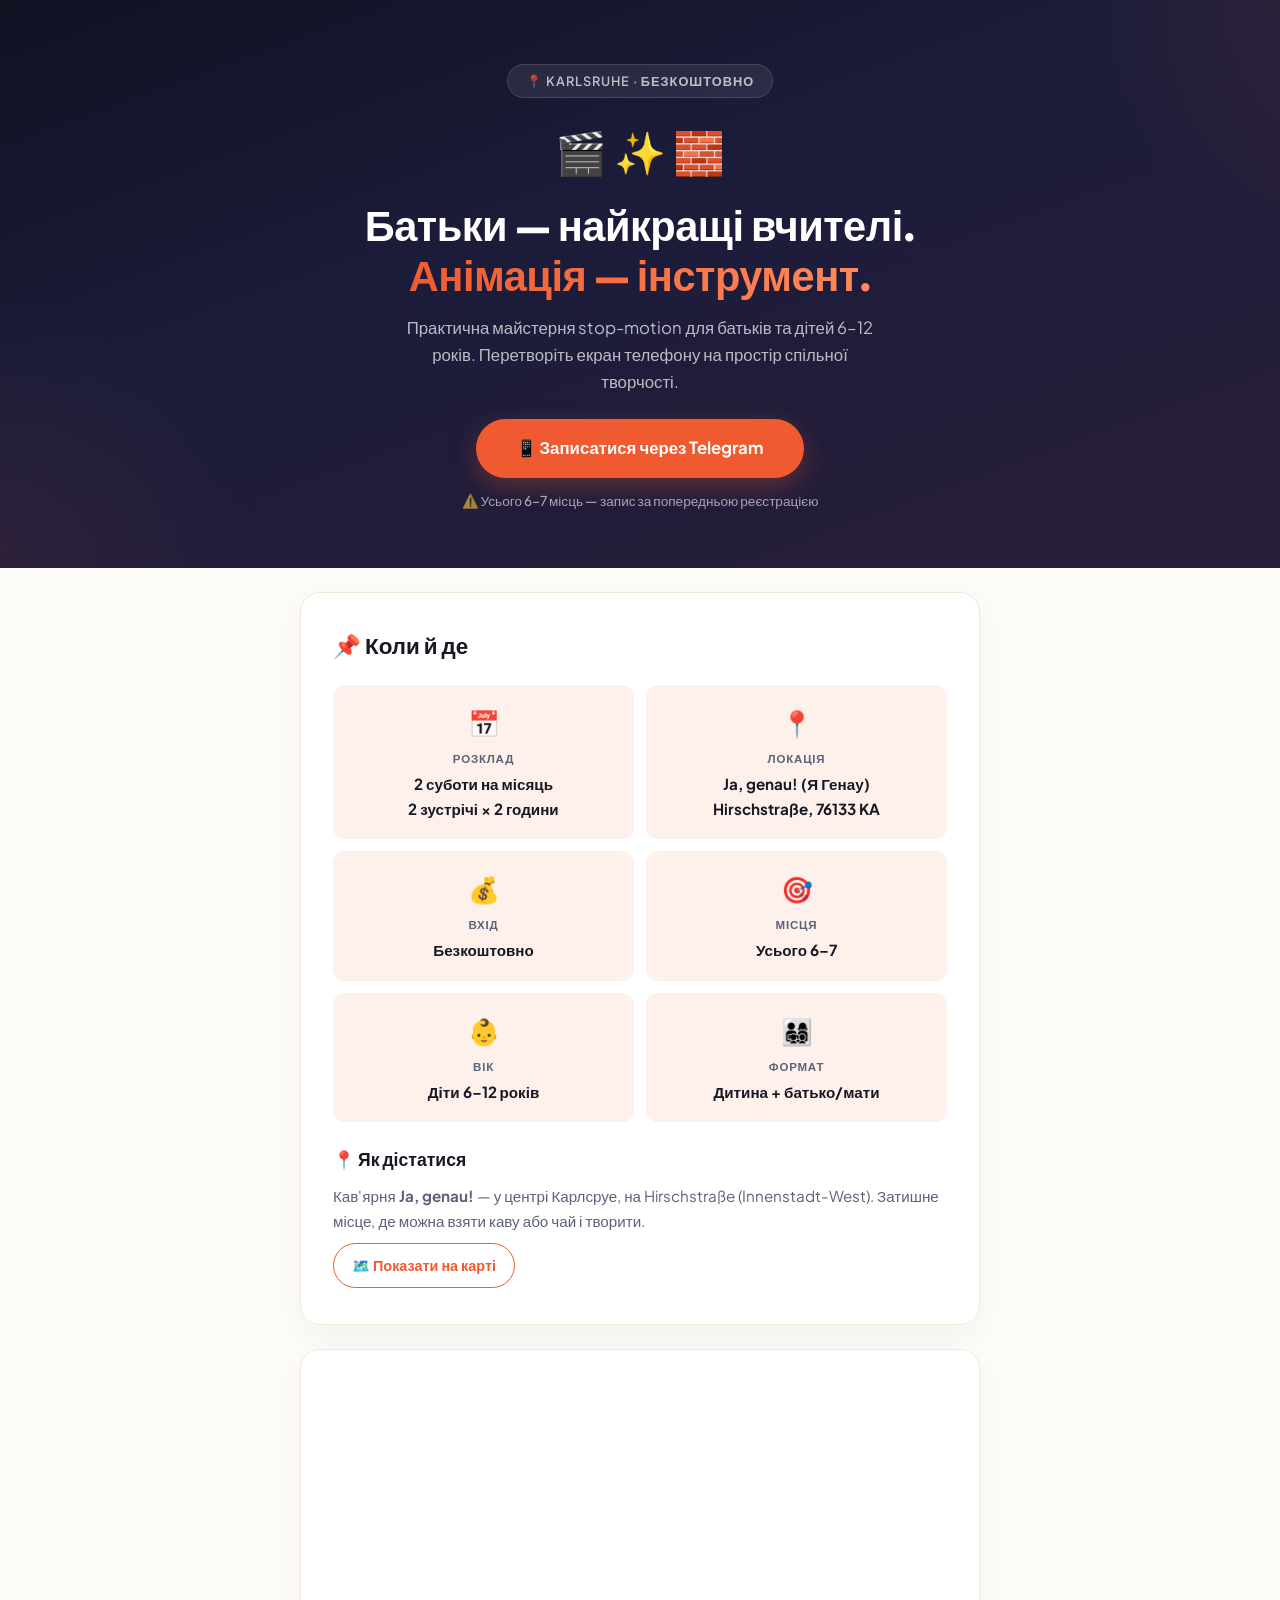
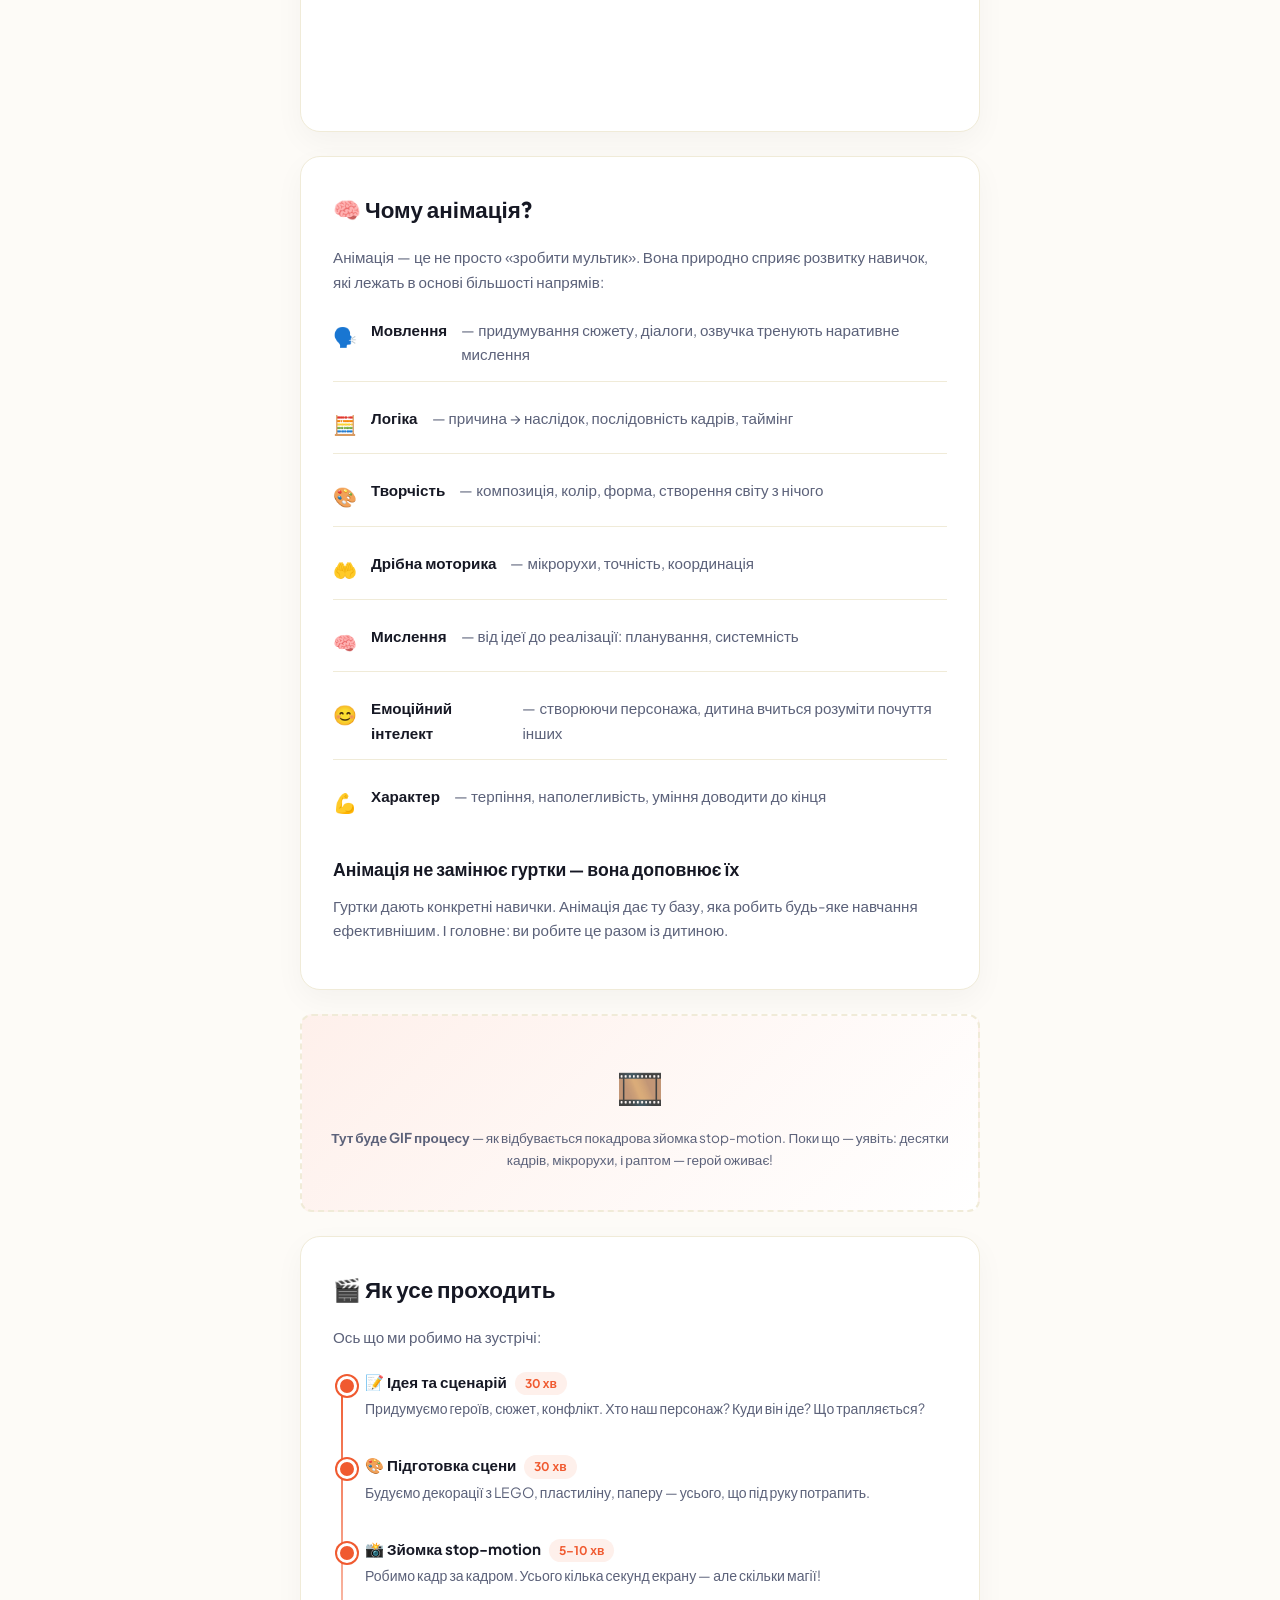
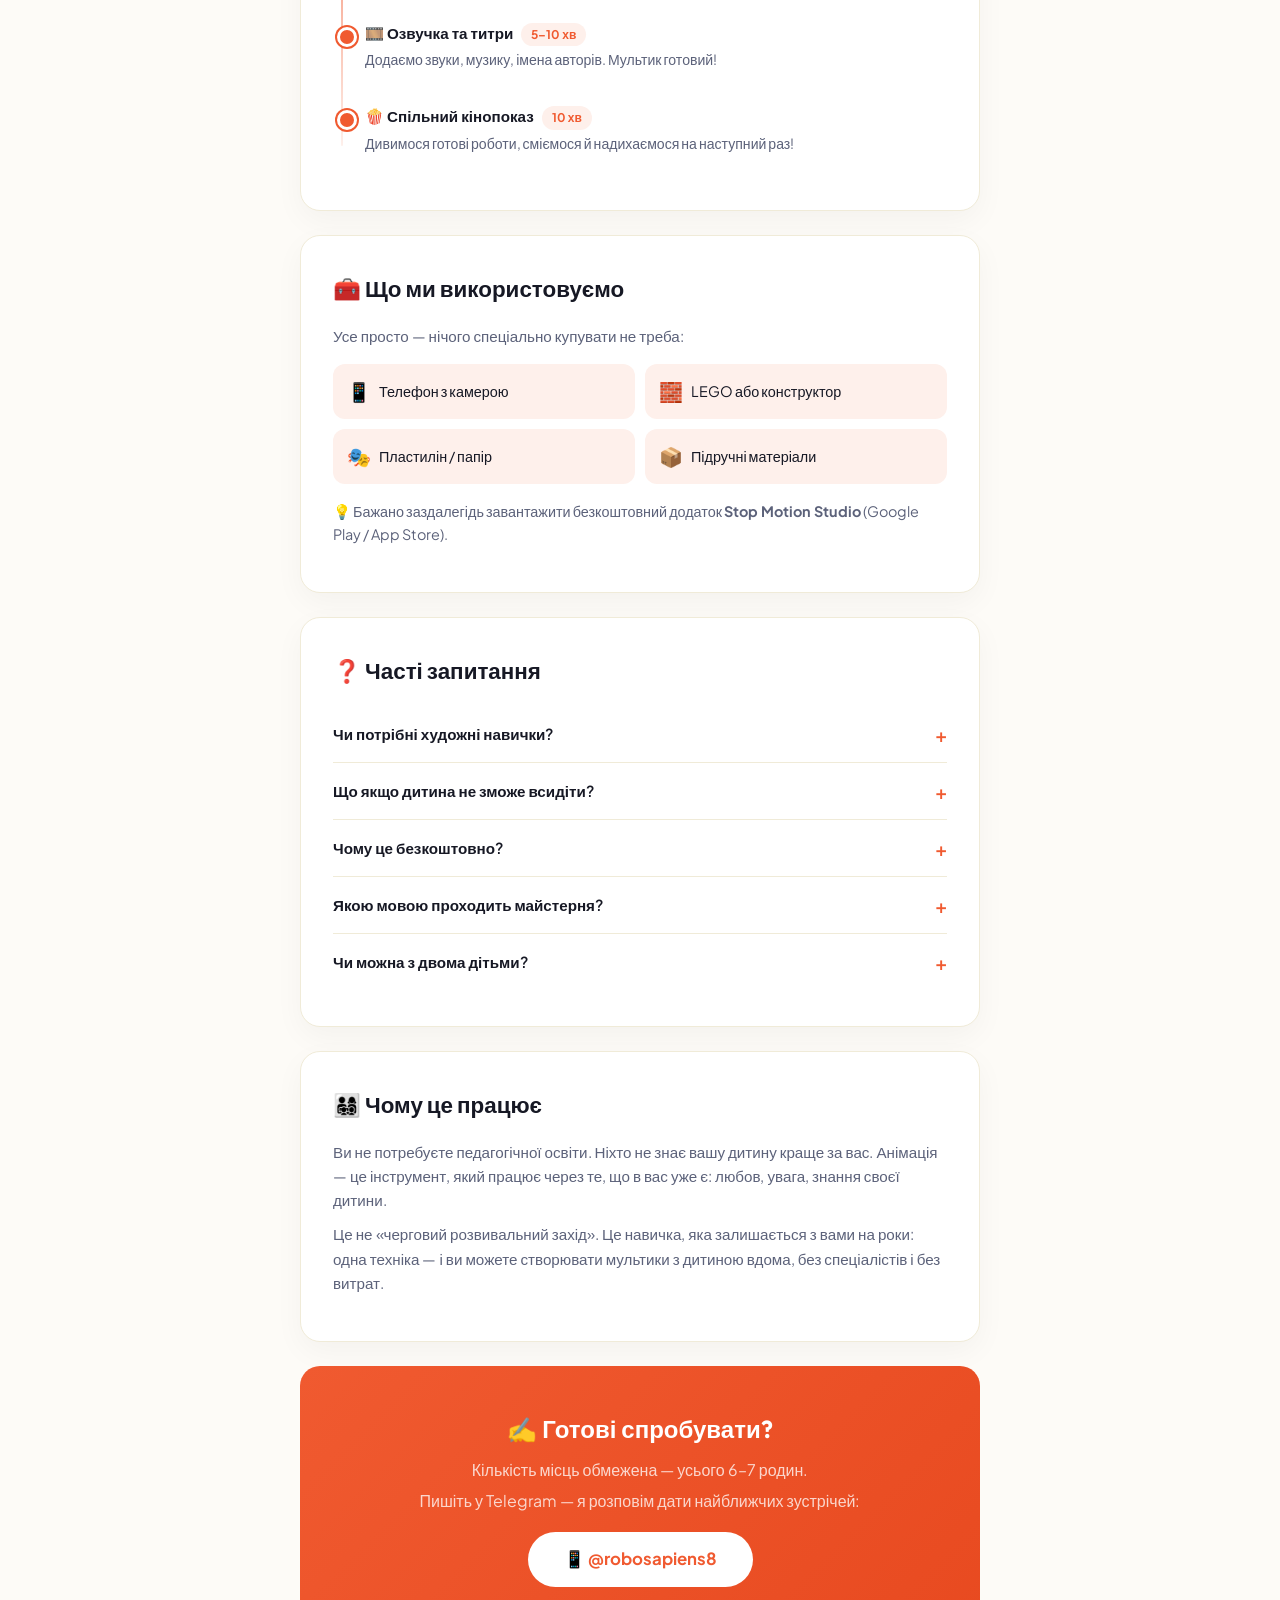
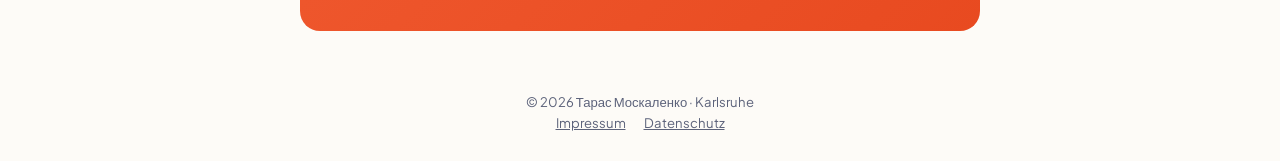
<file: index.html>
<!DOCTYPE html>
<html lang="uk">
<head>
  <meta charset="UTF-8">
  <meta name="viewport" content="width=device-width, initial-scale=1.0">
  <title>Анімаційна майстерня для батьків і дітей | Karlsruhe</title>
  <meta name="description" content="Безкоштовна анімаційна майстерня stop-motion для батьків і дітей 6–12 років у Karlsruhe. 2 суботи на місяць у кав'ярні Ja, genau! — створюйте мультики разом.">
  <meta property="og:title" content="Анімаційна майстерня для батьків і дітей | Karlsruhe">
  <meta property="og:description" content="Безкоштовна анімаційна майстерня stop-motion. 2 суботи на місяць. Для дітей 6–12 років і їхніх батьків.">
  <meta property="og:type" content="website">
  <meta property="og:url" content="https://fil-m.github.io/animation-workshop/">
  <meta property="og:image" content="https://fil-m.github.io/animation-workshop/og-image.png">
  <link rel="stylesheet" href="style.css">
  <script type="application/ld+json">
  {
    "@context": "https://schema.org",
    "@type": "EventSeries",
    "name": "Анімаційна майстерня для батьків і дітей",
    "description": "Безкоштовна майстерня stop-motion анімації. Вчіться створювати мультики разом з дитиною.",
    "eventSchedule": {
      "@type": "Schedule",
      "repeatFrequency": "P1M",
      "byDay": "https://schema.org/Saturday"
    },
    "location": {
      "@type": "Place",
      "name": "Ja, genau! (Я Генау)",
      "address": {
        "@type": "PostalAddress",
        "streetAddress": "Hirschstraße",
        "addressLocality": "Karlsruhe",
        "postalCode": "76133",
        "addressCountry": "DE"
      }
    },
    "offers": {
      "@type": "Offer",
      "price": "0",
      "priceCurrency": "EUR"
    }
  }
  </script>
</head>
<body>

<!-- ============= HERO ============= -->
<header class="hero">
  <div class="container">
    <div class="hero-badge">📍 Karlsruhe · Безкоштовно</div>
    <div class="emoji-row">🎬 ✨ 🧱</div>
    <h1>Батьки — найкращі вчителі.<br><span>Анімація — інструмент.</span></h1>
    <p class="subtitle">Практична майстерня stop-motion для батьків та дітей 6–12 років. Перетворіть екран телефону на простір спільної творчості.</p>
    <div class="hero-actions">
      <a class="cta-primary" href="https://t.me/robosapiens8" target="_blank">📱 Записатися через Telegram</a>
      <span class="spots-left">⚠️ Усього 6–7 місць — запис за попередньою реєстрацією</span>
    </div>
  </div>
</header>

<!-- ============= MAIN ============= -->
<main class="container">

  <!-- INFO -->
  <div class="section">
    <h2>📌 Коли й де</h2>
    <div class="info-grid">
      <div class="info-item">
        <div class="icon">📅</div>
        <div class="label">Розклад</div>
        <div class="value">2 суботи на місяць<br>2 зустрічі × 2 години</div>
      </div>
      <div class="info-item">
        <div class="icon">📍</div>
        <div class="label">Локація</div>
        <div class="value">Ja, genau! (Я Генау)<br>Hirschstraße, 76133 KA</div>
      </div>
      <div class="info-item">
        <div class="icon">💰</div>
        <div class="label">Вхід</div>
        <div class="value">Безкоштовно</div>
      </div>
      <div class="info-item">
        <div class="icon">🎯</div>
        <div class="label">Місця</div>
        <div class="value">Усього 6–7</div>
      </div>
      <div class="info-item">
        <div class="icon">👶</div>
        <div class="label">Вік</div>
        <div class="value">Діти 6–12 років</div>
      </div>
      <div class="info-item">
        <div class="icon">👨‍👩‍👧‍👦</div>
        <div class="label">Формат</div>
        <div class="value">Дитина + батько/мати</div>
      </div>
    </div>

    <h3>📍 Як дістатися</h3>
    <p>Кав'ярня <strong>Ja, genau!</strong> — у центрі Карлсруе, на Hirschstraße (Innenstadt-West). Затишне місце, де можна взяти каву або чай і творити.</p>
    <a class="map-link" href="https://www.google.com/maps/search/Ja+genau+Hirschstraße+Karlsruhe/" target="_blank">🗺️ Показати на карті</a>
  </div>

  <!-- EXAMPLE VIDEO -->
  <div class="section" style="padding: 0; overflow: hidden;">
    <div style="position: relative; padding-bottom: 56.25%; height: 0;">
      <iframe
        src="https://www.youtube.com/embed/xxdmXL4crTM"
        title="Приклад stop-motion анімації"
        frameborder="0"
        allow="accelerometer; autoplay; clipboard-write; encrypted-media; gyroscope; picture-in-picture"
        allowfullscreen
        style="position: absolute; top: 0; left: 0; width: 100%; height: 100%; border-radius: 16px;"
      ></iframe>
    </div>
  </div>

  <!-- MEDIA PLACEHOLDER: PARTICIPANT VIDEOS -->

  <!-- WHY ANIMATION -->
  <div class="section">
    <h2>🧠 Чому анімація?</h2>
    <p>Анімація — це не просто «зробити мультик». Вона природно сприяє розвитку навичок, які лежать в основі більшості напрямів:</p>
    <ul class="benefits">
      <li><span class="emoji">🗣️</span><strong>Мовлення</strong> — придумування сюжету, діалоги, озвучка тренують наративне мислення</li>
      <li><span class="emoji">🧮</span><strong>Логіка</strong> — причина → наслідок, послідовність кадрів, таймінг</li>
      <li><span class="emoji">🎨</span><strong>Творчість</strong> — композиція, колір, форма, створення світу з нічого</li>
      <li><span class="emoji">🤲</span><strong>Дрібна моторика</strong> — мікрорухи, точність, координація</li>
      <li><span class="emoji">🧠</span><strong>Мислення</strong> — від ідеї до реалізації: планування, системність</li>
      <li><span class="emoji">😊</span><strong>Емоційний інтелект</strong> — створюючи персонажа, дитина вчиться розуміти почуття інших</li>
      <li><span class="emoji">💪</span><strong>Характер</strong> — терпіння, наполегливість, уміння доводити до кінця</li>
    </ul>

    <h3>Анімація не замінює гуртки — вона доповнює їх</h3>
    <p>Гуртки дають конкретні навички. Анімація дає ту базу, яка робить будь-яке навчання ефективнішим. І головне: ви робите це разом із дитиною.</p>
  </div>

  <!-- MEDIA PLACEHOLDER: PROCESS GIF -->
  <div class="media-placeholder">
    <div class="icon">🎞️</div>
    <p><strong>Тут буде GIF процесу</strong> — як відбувається покадрова зйомка stop-motion. Поки що — уявіть: десятки кадрів, мікрорухи, і раптом — герой оживає!</p>
  </div>

  <!-- ROADMAP -->
  <div class="section">
    <h2>🎬 Як усе проходить</h2>
    <p>Ось що ми робимо на зустрічі:</p>
    <ul class="timeline">
      <li>
        <strong>📝 Ідея та сценарій</strong><span class="step-time">30 хв</span>
        <span class="step-desc">Придумуємо героїв, сюжет, конфлікт. Хто наш персонаж? Куди він іде? Що трапляється?</span>
      </li>
      <li>
        <strong>🎨 Підготовка сцени</strong><span class="step-time">30 хв</span>
        <span class="step-desc">Будуємо декорації з LEGO, пластиліну, паперу — усього, що під руку потрапить.</span>
      </li>
      <li>
        <strong>📸 Зйомка stop-motion</strong><span class="step-time">5–10 хв</span>
        <span class="step-desc">Робимо кадр за кадром. Усього кілька секунд екрану — але скільки магії!</span>
      </li>
      <li>
        <strong>🎞️ Озвучка та титри</strong><span class="step-time">5–10 хв</span>
        <span class="step-desc">Додаємо звуки, музику, імена авторів. Мультик готовий!</span>
      </li>
      <li>
        <strong>🍿 Спільний кінопоказ</strong><span class="step-time">10 хв</span>
        <span class="step-desc">Дивимося готові роботи, сміємося й надихаємося на наступний раз!</span>
      </li>
    </ul>
  </div>

  <!-- MATERIALS -->
  <div class="section">
    <h2>🧰 Що ми використовуємо</h2>
    <p>Усе просто — нічого спеціально купувати не треба:</p>
    <div class="materials">
      <div class="material-tag"><span class="icon">📱</span>Телефон з камерою</div>
      <div class="material-tag"><span class="icon">🧱</span>LEGO або конструктор</div>
      <div class="material-tag"><span class="icon">🎭</span>Пластилін / папір</div>
      <div class="material-tag"><span class="icon">📦</span>Підручні матеріали</div>
    </div>
    <p style="margin-top: 12px; font-size: 0.9rem; color: var(--text-muted);">
      💡 Бажано заздалегідь завантажити безкоштовний додаток <strong>Stop Motion Studio</strong> (Google Play / App Store).
    </p>
  </div>

  <!-- FAQ -->
  <div class="section">
    <h2>❓ Часті запитання</h2>

    <div class="faq-item">
      <button class="faq-question" onclick="this.parentElement.classList.toggle('open')">
        Чи потрібні художні навички?
        <span class="faq-toggle">+</span>
      </button>
      <div class="faq-answer">
        <p>Ні! Жодних спеціальних навичок не потрібно. Ми використовуємо LEGO, пластилін, папір — усе, що не потребує вміння малювати. Головне — бажання гратися й творити разом.</p>
      </div>
    </div>

    <div class="faq-item">
      <button class="faq-question" onclick="this.parentElement.classList.toggle('open')">
        Що якщо дитина не зможе всидіти?
        <span class="faq-toggle">+</span>
      </button>
      <div class="faq-answer">
        <p>Процес зйомки дуже динамічний — діти постійно в русі: будують декорації, рухають фігурки, переставляють кадри. Stop-motion потребує концентрації, але вона чергується з активною творчістю, тому нудьгувати не доведеться.</p>
      </div>
    </div>

    <div class="faq-item">
      <button class="faq-question" onclick="this.parentElement.classList.toggle('open')">
        Чому це безкоштовно?
        <span class="faq-toggle">+</span>
      </button>
      <div class="faq-answer">
        <p>Це некомерційна ініціатива. Я хочу показати батькам, що анімація — доступний інструмент для розвитку дитини, який можна використовувати вдома без витрат.</p>
      </div>
    </div>

    <div class="faq-item">
      <button class="faq-question" onclick="this.parentElement.classList.toggle('open')">
        Якою мовою проходить майстерня?
        <span class="faq-toggle">+</span>
      </button>
      <div class="faq-answer">
        <p>Українською. Але за потреби можу пояснювати німецькою або англійською.</p>
      </div>
    </div>

    <div class="faq-item">
      <button class="faq-question" onclick="this.parentElement.classList.toggle('open')">
        Чи можна з двома дітьми?
        <span class="faq-toggle">+</span>
      </button>
      <div class="faq-answer">
        <p>Якщо місця дозволяють — так. Але формат «один дорослий + одна дитина» дає найкращий результат, бо ви працюєте в парі.</p>
      </div>
    </div>
  </div>

  <!-- WHY PARENTS -->
  <div class="section">
    <h2>👨‍👩‍👧‍👦 Чому це працює</h2>
    <p>Ви не потребуєте педагогічної освіти. Ніхто не знає вашу дитину краще за вас. Анімація — це інструмент, який працює через те, що в вас уже є: любов, увага, знання своєї дитини.</p>
    <p>Це не «черговий розвивальний захід». Це навичка, яка залишається з вами на роки: одна техніка — і ви можете створювати мультики з дитиною вдома, без спеціалістів і без витрат.</p>
  </div>

  <!-- CTA -->
  <div class="cta">
    <h2>✍️ Готові спробувати?</h2>
    <p>Кількість місць обмежена — усього 6–7 родин.</p>
    <p>Пишіть у Telegram — я розповім дати найближчих зустрічей:</p>
    <a class="contact-btn" href="https://t.me/robosapiens8" target="_blank">📱 @robosapiens8</a>
  </div>

</main>

<!-- ============= FOOTER ============= -->
<footer>
  <div class="container">
    <p>© 2026 Тарас Москаленко · Karlsruhe</p>
    <p>
      <a href="impressum.html">Impressum</a>
      <a href="datenschutz.html">Datenschutz</a>
    </p>
  </div>
</footer>

</body>
</html>
</file>
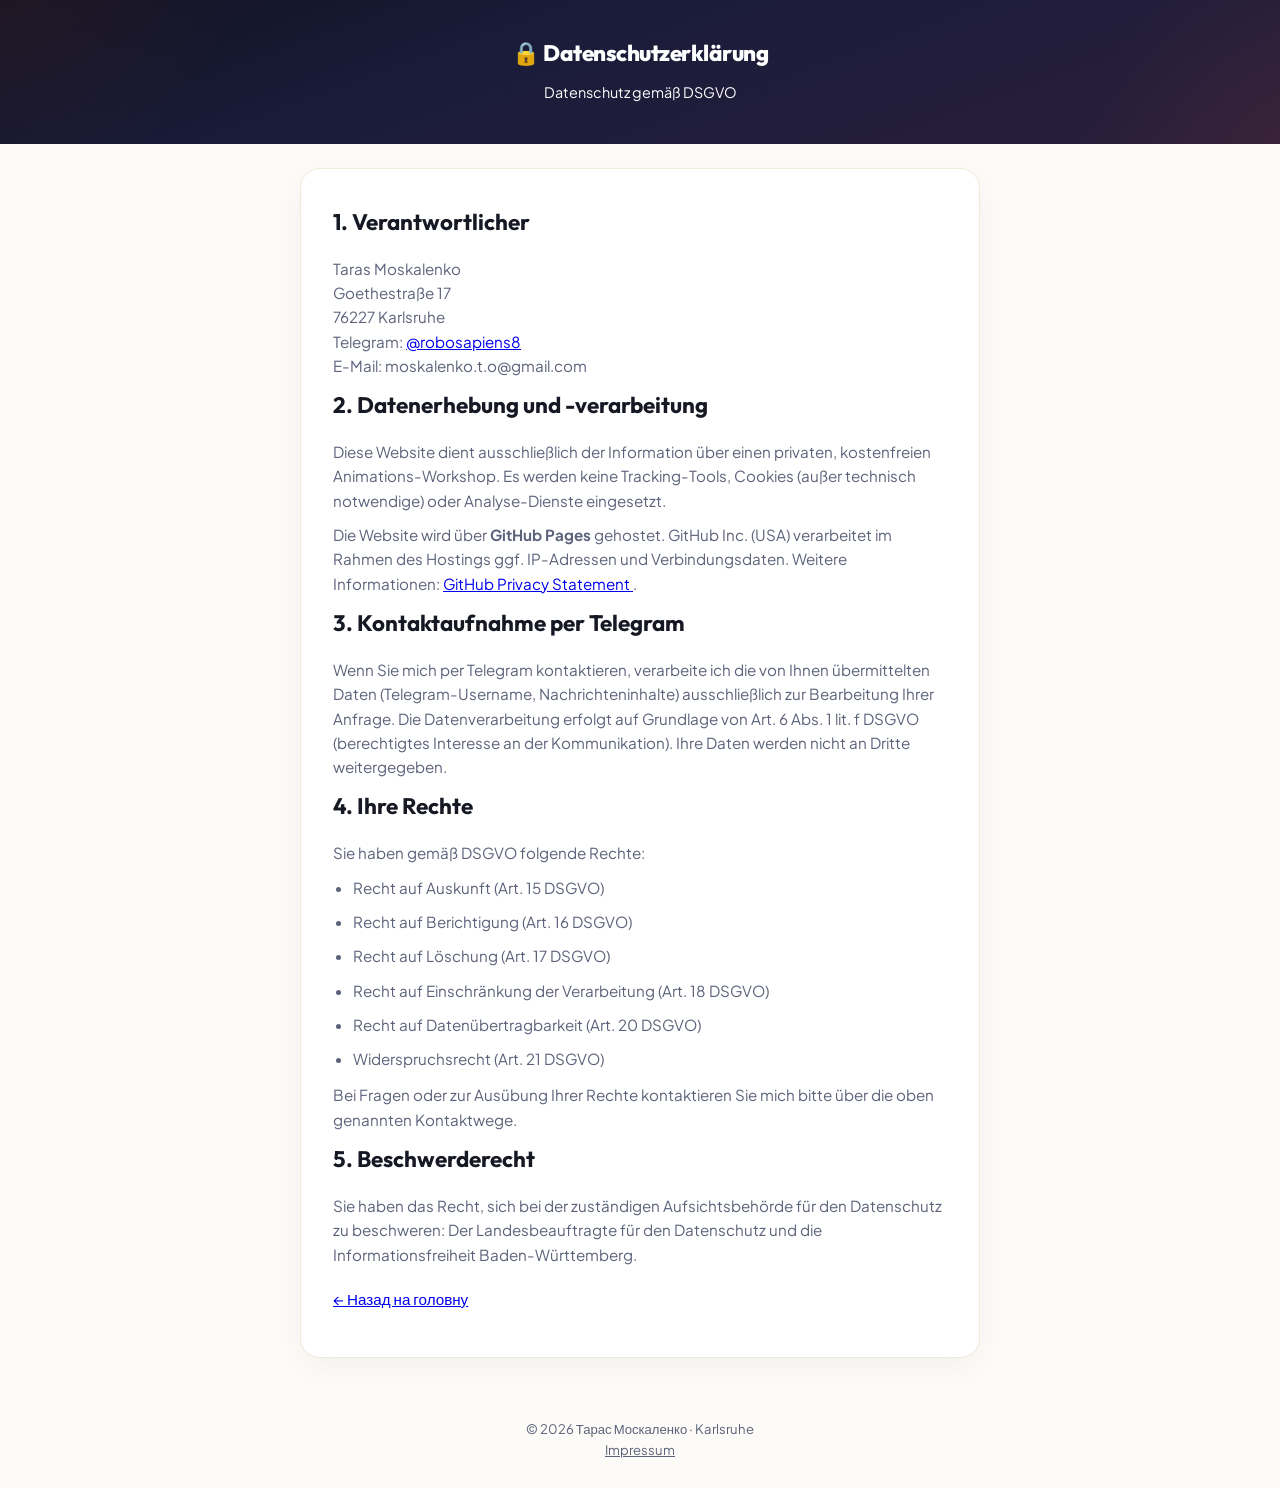
<file: datenschutz.html>
<!DOCTYPE html>
<html lang="uk">
<head>
  <meta charset="UTF-8">
  <meta name="viewport" content="width=device-width, initial-scale=1.0">
  <title>Datenschutzerklärung — Анімаційна майстерня</title>
  <link rel="stylesheet" href="style.css">
</head>
<body>

<header class="hero" style="padding: 40px 0;">
  <div class="container">
    <h1 style="font-size: 1.4rem;">🔒 Datenschutzerklärung</h1>
    <p style="font-size: 0.9rem;">Datenschutz gemäß DSGVO</p>
  </div>
</header>

<main class="container legal-page">
  <div class="section">

    <h2>1. Verantwortlicher</h2>
    <p>
      Taras Moskalenko<br>
      Goethestraße 17<br>
      76227 Karlsruhe<br>
      Telegram: <a href="https://t.me/robosapiens8">@robosapiens8</a><br>
      E-Mail: moskalenko.t.o@gmail.com
    </p>

    <h2>2. Datenerhebung und -verarbeitung</h2>
    <p>
      Diese Website dient ausschließlich der Information über einen privaten, kostenfreien Animations-Workshop.
      Es werden keine Tracking-Tools, Cookies (außer technisch notwendige) oder Analyse-Dienste eingesetzt.
    </p>
    <p>
      Die Website wird über <strong>GitHub Pages</strong> gehostet. GitHub Inc. (USA) verarbeitet im Rahmen des Hostings
      ggf. IP-Adressen und Verbindungsdaten. Weitere Informationen: 
      <a href="https://docs.github.com/en/site-policy/privacy-policies/github-privacy-statement" target="_blank">
        GitHub Privacy Statement
      </a>.
    </p>

    <h2>3. Kontaktaufnahme per Telegram</h2>
    <p>
      Wenn Sie mich per Telegram kontaktieren, verarbeite ich die von Ihnen übermittelten Daten
      (Telegram-Username, Nachrichteninhalte) ausschließlich zur Bearbeitung Ihrer Anfrage.
      Die Datenverarbeitung erfolgt auf Grundlage von Art. 6 Abs. 1 lit. f DSGVO (berechtigtes Interesse
      an der Kommunikation). Ihre Daten werden nicht an Dritte weitergegeben.
    </p>

    <h2>4. Ihre Rechte</h2>
    <p>Sie haben gemäß DSGVO folgende Rechte:</p>
    <ul style="margin-left: 20px; margin-bottom: 12px;">
      <li>Recht auf Auskunft (Art. 15 DSGVO)</li>
      <li>Recht auf Berichtigung (Art. 16 DSGVO)</li>
      <li>Recht auf Löschung (Art. 17 DSGVO)</li>
      <li>Recht auf Einschränkung der Verarbeitung (Art. 18 DSGVO)</li>
      <li>Recht auf Datenübertragbarkeit (Art. 20 DSGVO)</li>
      <li>Widerspruchsrecht (Art. 21 DSGVO)</li>
    </ul>
    <p>Bei Fragen oder zur Ausübung Ihrer Rechte kontaktieren Sie mich bitte über die oben genannten Kontaktwege.</p>

    <h2>5. Beschwerderecht</h2>
    <p>
      Sie haben das Recht, sich bei der zuständigen Aufsichtsbehörde für den Datenschutz zu beschweren:
      Der Landesbeauftragte für den Datenschutz und die Informationsfreiheit Baden-Württemberg.
    </p>

    <p style="margin-top: 20px;"><a href="index.html">← Назад на головну</a></p>
  </div>
</main>

<footer>
  <div class="container">
    <p>© 2026 Тарас Москаленко · Karlsruhe</p>
    <p><a href="impressum.html">Impressum</a></p>
  </div>
</footer>

</body>
</html>
</file>
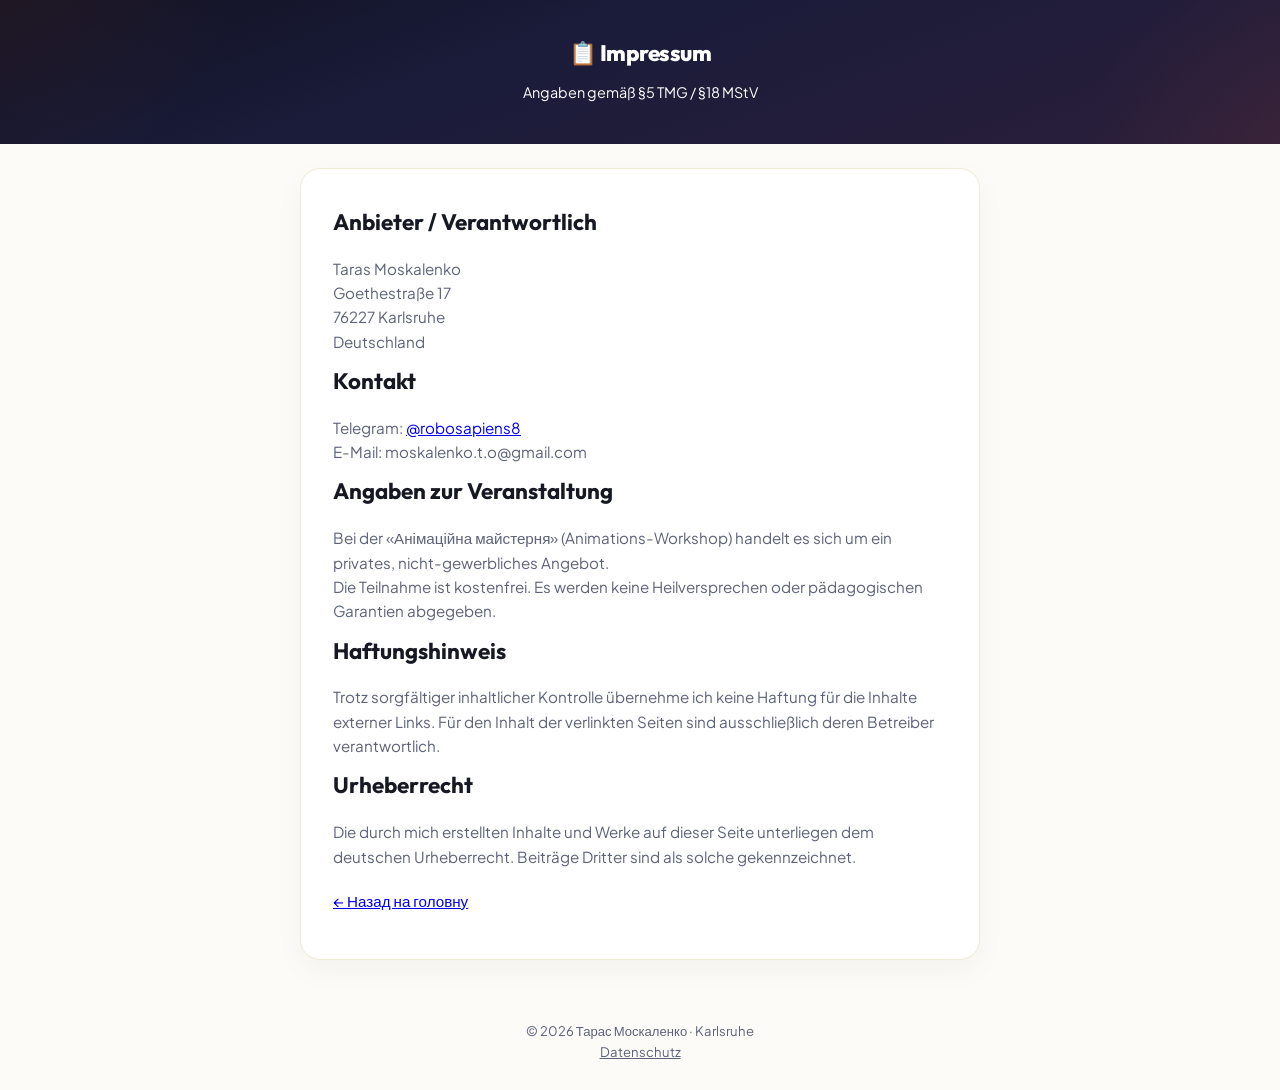
<file: impressum.html>
<!DOCTYPE html>
<html lang="uk">
<head>
  <meta charset="UTF-8">
  <meta name="viewport" content="width=device-width, initial-scale=1.0">
  <title>Impressum — Анімаційна майстерня</title>
  <link rel="stylesheet" href="style.css">
</head>
<body>

<header class="hero" style="padding: 40px 0;">
  <div class="container">
    <h1 style="font-size: 1.4rem;">📋 Impressum</h1>
    <p style="font-size: 0.9rem;">Angaben gemäß §5 TMG / §18 MStV</p>
  </div>
</header>

<main class="container legal-page">
  <div class="section">
    <h2>Anbieter / Verantwortlich</h2>
    <p>
      Taras Moskalenko<br>
      Goethestraße 17<br>
      76227 Karlsruhe<br>
      Deutschland
    </p>

    <h2>Kontakt</h2>
    <p>
      Telegram: <a href="https://t.me/robosapiens8">@robosapiens8</a><br>
      E-Mail: moskalenko.t.o@gmail.com
    </p>

    <h2>Angaben zur Veranstaltung</h2>
    <p>
      Bei der «Анімаційна майстерня» (Animations-Workshop) handelt es sich um ein privates, nicht-gewerbliches Angebot.<br>
      Die Teilnahme ist kostenfrei. Es werden keine Heilversprechen oder pädagogischen Garantien abgegeben.
    </p>

    <h2>Haftungshinweis</h2>
    <p>
      Trotz sorgfältiger inhaltlicher Kontrolle übernehme ich keine Haftung für die Inhalte externer Links.
      Für den Inhalt der verlinkten Seiten sind ausschließlich deren Betreiber verantwortlich.
    </p>

    <h2>Urheberrecht</h2>
    <p>
      Die durch mich erstellten Inhalte und Werke auf dieser Seite unterliegen dem deutschen Urheberrecht.
      Beiträge Dritter sind als solche gekennzeichnet.
    </p>

    <p style="margin-top: 20px;"><a href="index.html">← Назад на головну</a></p>
  </div>
</main>

<footer>
  <div class="container">
    <p>© 2026 Тарас Москаленко · Karlsruhe</p>
    <p><a href="datenschutz.html">Datenschutz</a></p>
  </div>
</footer>

</body>
</html>
</file>
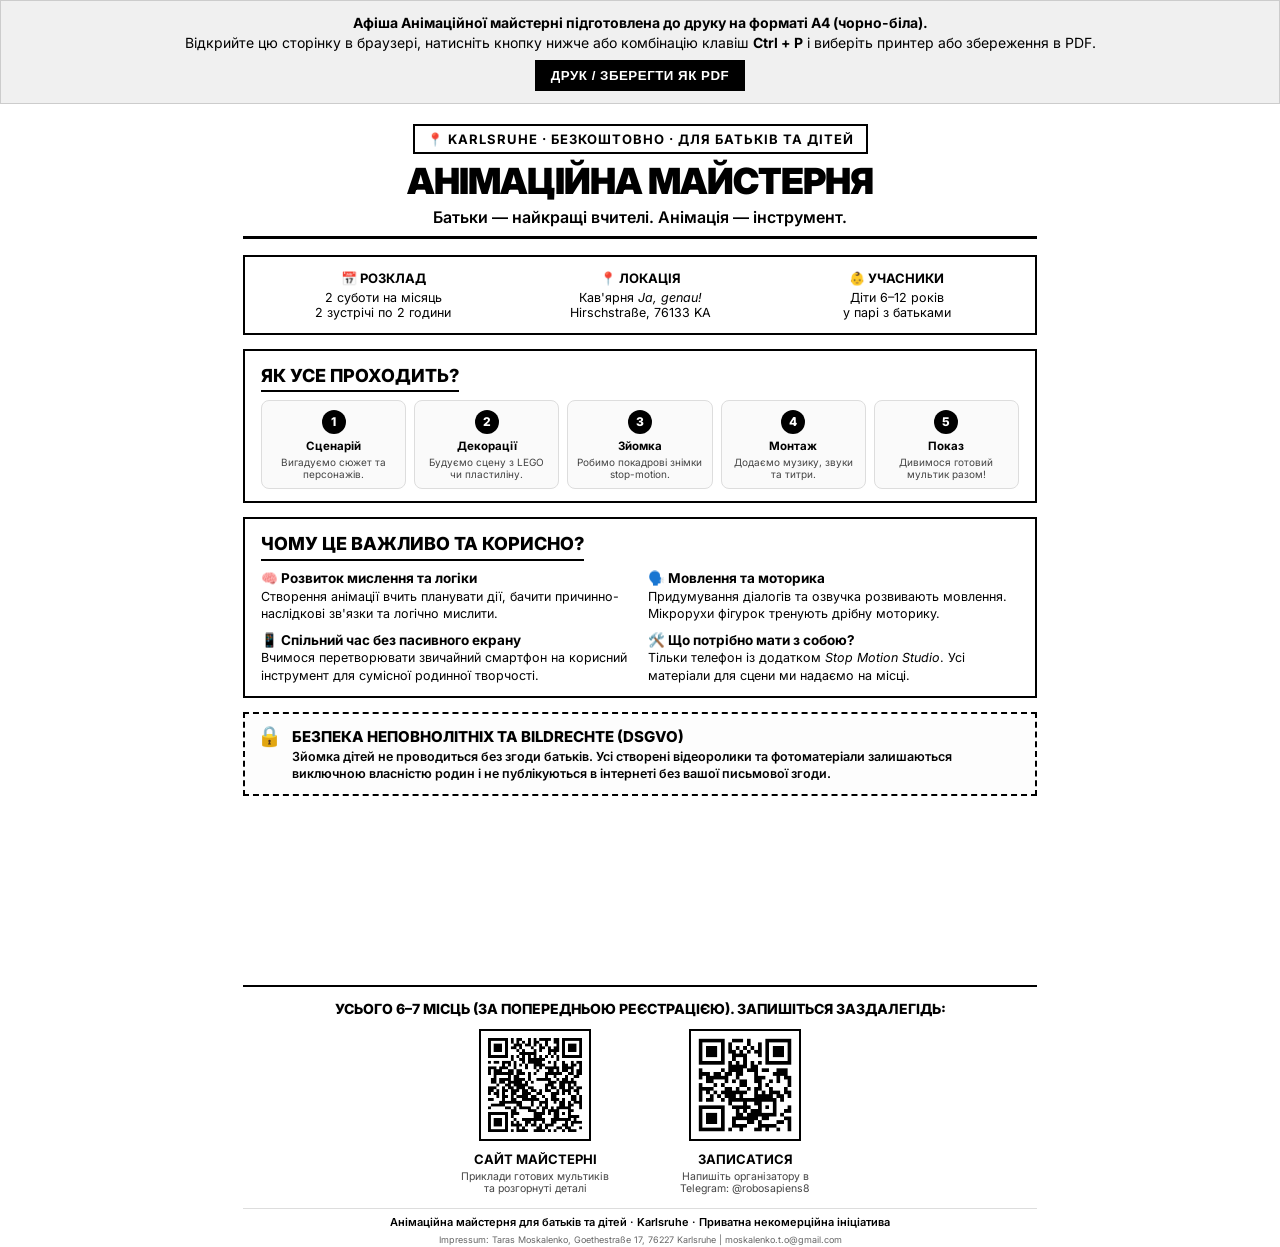
<file: poster.html>
<!DOCTYPE html>
<html lang="uk">
<head>
    <meta charset="UTF-8">
    <meta name="viewport" content="width=device-width, initial-scale=1.0">
    <title>Анімаційна майстерня — Афіша А4</title>
    <link rel="preconnect" href="https://fonts.googleapis.com">
    <link href="https://fonts.googleapis.com/css2?family=Inter:wght@400;600;700;800;900&display=swap" rel="stylesheet">
    <style>
        * {
            box-sizing: border-box;
            margin: 0;
            padding: 0;
        }
        body {
            font-family: 'Inter', -apple-system, BlinkMacSystemFont, "Segoe UI", Roboto, Arial, sans-serif;
            color: #000000;
            background: #ffffff;
            line-height: 1.4;
            padding: 0;
            -webkit-print-color-adjust: exact;
            print-color-adjust: exact;
        }
        
        @page {
            size: A4;
            margin: 12mm 15mm;
        }
        
        .poster-container {
            width: 100%;
            max-width: 210mm;
            min-height: 297mm;
            margin: 0 auto;
            display: flex;
            flex-direction: column;
            justify-content: space-between;
        }

        /* Header styling */
        .header {
            text-align: center;
            border-bottom: 3px solid #000;
            padding-bottom: 8px;
            margin-bottom: 16px;
        }
        .header-badge {
            display: inline-block;
            border: 2px solid #000;
            padding: 4px 12px;
            font-weight: 700;
            font-size: 13px;
            text-transform: uppercase;
            letter-spacing: 1px;
            margin-bottom: 8px;
        }
        .header h1 {
            font-size: 36px;
            font-weight: 900;
            letter-spacing: -1px;
            text-transform: uppercase;
            line-height: 1.1;
            margin-bottom: 4px;
        }
        .header .tagline {
            font-size: 16px;
            font-weight: 600;
            margin-top: 4px;
        }

        /* Main content */
        .main-content {
            flex-grow: 1;
            display: flex;
            flex-direction: column;
            gap: 14px;
        }

        .section-box {
            border: 2px solid #000;
            padding: 12px 16px;
            background: #ffffff;
        }
        
        .section-title {
            font-size: 18px;
            font-weight: 800;
            text-transform: uppercase;
            border-bottom: 2px solid #000;
            padding-bottom: 2px;
            margin-bottom: 8px;
            display: inline-block;
        }

        /* Info items */
        .info-grid {
            display: grid;
            grid-template-columns: repeat(3, 1fr);
            gap: 12px;
        }
        .info-item {
            text-align: center;
        }
        .info-item strong {
            display: block;
            font-size: 13px;
            font-weight: 700;
            text-transform: uppercase;
            margin-bottom: 2px;
        }
        .info-item p {
            font-size: 12.5px;
            line-height: 1.25;
        }

        /* Steps */
        .steps-grid {
            display: grid;
            grid-template-columns: repeat(5, 1fr);
            gap: 8px;
        }
        .step-item {
            text-align: center;
            border: 1px solid #ddd;
            padding: 8px;
            border-radius: 8px;
            background: #fafafa;
        }
        .step-num {
            display: inline-flex;
            align-items: center;
            justify-content: center;
            width: 24px;
            height: 24px;
            border-radius: 50%;
            background: #000;
            color: #fff;
            font-weight: 800;
            font-size: 12px;
            margin-bottom: 4px;
        }
        .step-item h4 {
            font-size: 11.5px;
            font-weight: 700;
            margin-bottom: 2px;
        }
        .step-item p {
            font-size: 10px;
            color: #444;
            line-height: 1.2;
        }

        /* Details */
        .details-grid {
            display: grid;
            grid-template-columns: 1fr 1fr;
            gap: 8px 16px;
        }
        .detail-item {
            font-size: 12.5px;
        }
        .detail-item strong {
            display: block;
            font-size: 13.5px;
            font-weight: 700;
        }

        /* Security Box */
        .security-box {
            border: 2px dashed #000;
            background: #fdfdfd;
            padding: 12px;
            display: flex;
            align-items: flex-start;
            gap: 10px;
        }
        .security-icon {
            font-size: 20px;
            line-height: 1;
        }
        .security-text h3 {
            font-size: 15px;
            font-weight: 800;
            text-transform: uppercase;
            margin-bottom: 2px;
        }
        .security-text p {
            font-size: 12.5px;
            font-weight: 600;
            line-height: 1.3;
        }

        /* QR section */
        .qr-section {
            border-top: 2px solid #000;
            padding-top: 12px;
            margin-top: 10px;
        }
        .qr-title {
            text-align: center;
            font-size: 14px;
            font-weight: 800;
            text-transform: uppercase;
            margin-bottom: 10px;
        }
        .qr-grid {
            display: flex;
            justify-content: center;
            gap: 60px;
        }
        .qr-card {
            text-align: center;
            max-width: 150px;
        }
        .qr-image-wrapper {
            border: 2px solid #000;
            padding: 4px;
            background: #fff;
            display: inline-block;
            margin-bottom: 4px;
        }
        .qr-card img {
            width: 100px;
            height: 100px;
            display: block;
        }
        .qr-card h4 {
            font-size: 13px;
            font-weight: 700;
            text-transform: uppercase;
            margin-bottom: 2px;
        }
        .qr-card p {
            font-size: 10.5px;
            color: #444;
            line-height: 1.2;
        }

        .footer-note {
            text-align: center;
            font-size: 11px;
            font-weight: 600;
            margin-top: 12px;
            border-top: 1px solid #ddd;
            padding-top: 6px;
        }
        .impressum {
            font-size: 9px;
            font-weight: normal;
            color: #666;
            display: block;
            margin-top: 4px;
        }

        /* Print controls banner */
        .no-print-banner {
            background: #f0f0f0;
            border: 1px solid #ccc;
            padding: 12px;
            margin-bottom: 20px;
            text-align: center;
            font-size: 14px;
        }
        .no-print-banner button {
            background: #000;
            color: #fff;
            border: none;
            padding: 8px 16px;
            font-weight: 700;
            cursor: pointer;
            margin-top: 8px;
            text-transform: uppercase;
            letter-spacing: 0.5px;
        }
        .no-print-banner button:hover {
            background: #333;
        }

        @media print {
            .no-print-banner {
                display: none !important;
            }
            body {
                padding: 0;
            }
            .poster-container {
                min-height: auto;
            }
        }
    </style>
</head>
<body>

    <div class="no-print-banner">
        <strong>Афіша Анімаційної майстерні підготовлена до друку на форматі A4 (чорно-біла).</strong><br>
        Відкрийте цю сторінку в браузері, натисніть кнопку нижче або комбінацію клавіш <strong>Ctrl + P</strong> і виберіть принтер або збереження в PDF.<br>
        <button onclick="window.print()">Друк / Зберегти як PDF</button>
    </div>

    <div class="poster-container">
        <div class="header">
            <div class="header-badge">📍 Karlsruhe · Безкоштовно · Для батьків та дітей</div>
            <h1>Анімаційна майстерня</h1>
            <p class="tagline">Батьки — найкращі вчителі. Анімація — інструмент.</p>
        </div>

        <div class="main-content">
            <div class="section-box">
                <div class="info-grid">
                    <div class="info-item">
                        <strong>📅 Розклад</strong>
                        <p>2 суботи на місяць<br>2 зустрічі по 2 години</p>
                    </div>
                    <div class="info-item">
                        <strong>📍 Локація</strong>
                        <p>Кав'ярня <i>Ja, genau!</i><br>Hirschstraße, 76133 KA</p>
                    </div>
                    <div class="info-item">
                        <strong>👶 Учасники</strong>
                        <p>Діти 6–12 років<br>у парі з батьками</p>
                    </div>
                </div>
            </div>

            <div class="section-box">
                <div class="section-title">Як усе проходить?</div>
                <div class="steps-grid">
                    <div class="step-item">
                        <div class="step-num">1</div>
                        <h4>Сценарій</h4>
                        <p>Вигадуємо сюжет та персонажів.</p>
                    </div>
                    <div class="step-item">
                        <div class="step-num">2</div>
                        <h4>Декорації</h4>
                        <p>Будуємо сцену з LEGO чи пластиліну.</p>
                    </div>
                    <div class="step-item">
                        <div class="step-num">3</div>
                        <h4>Зйомка</h4>
                        <p>Робимо покадрові знімки stop-motion.</p>
                    </div>
                    <div class="step-item">
                        <div class="step-num">4</div>
                        <h4>Монтаж</h4>
                        <p>Додаємо музику, звуки та титри.</p>
                    </div>
                    <div class="step-item">
                        <div class="step-num">5</div>
                        <h4>Показ</h4>
                        <p>Дивимося готовий мультик разом!</p>
                    </div>
                </div>
            </div>

            <div class="section-box">
                <div class="section-title">Чому це важливо та корисно?</div>
                <div class="details-grid">
                    <div class="detail-item">
                        <strong>🧠 Розвиток мислення та логіки</strong>
                        Створення анімації вчить планувати дії, бачити причинно-наслідкові зв'язки та логічно мислити.
                    </div>
                    <div class="detail-item">
                        <strong>🗣️ Мовлення та моторика</strong>
                        Придумування діалогів та озвучка розвивають мовлення. Мікрорухи фігурок тренують дрібну моторику.
                    </div>
                    <div class="detail-item">
                        <strong>📱 Спільний час без пасивного екрану</strong>
                        Вчимося перетворювати звичайний смартфон на корисний інструмент для сумісної родинної творчості.
                    </div>
                    <div class="detail-item">
                        <strong>🛠️ Що потрібно мати з собою?</strong>
                        Тільки телефон із додатком <i>Stop Motion Studio</i>. Усі матеріали для сцени ми надаємо на місці.
                    </div>
                </div>
            </div>

            <div class="security-box">
                <div class="security-icon">🔒</div>
                <div class="security-text">
                    <h3>Безпека неповнолітніх та Bildrechte (DSGVO)</h3>
                    <p>Зйомка дітей не проводиться без згоди батьків. Усі створені відеоролики та фотоматеріали залишаються виключною власністю родин і не публікуються в інтернеті без вашої письмової згоди.</p>
                </div>
            </div>
        </div>

        <div class="qr-section">
            <div class="qr-title">Усього 6–7 місць (за попередньою реєстрацією). Запишіться заздалегідь:</div>
            <div class="qr-grid">
                <div class="qr-card">
                    <div class="qr-image-wrapper">
                        <img src="assets/qr_website.png" alt="QR Website">
                    </div>
                    <h4>Сайт майстерні</h4>
                    <p>Приклади готових мультиків та розгорнуті деталі</p>
                </div>
                
                <div class="qr-card">
                    <div class="qr-image-wrapper">
                        <img src="assets/qr_organizer.png" alt="QR Contact">
                    </div>
                    <h4>Записатися</h4>
                    <p>Напишіть організатору в Telegram: @robosapiens8</p>
                </div>
            </div>
        </div>

        <div class="footer-note">
            Анімаційна майстерня для батьків та дітей · Karlsruhe · Приватна некомерційна ініціатива
            <span class="impressum">Impressum: Taras Moskalenko, Goethestraße 17, 76227 Karlsruhe | moskalenko.t.o@gmail.com</span>
        </div>
    </div>

</body>
</html>
</file>
<file: style.css>
@import url('https://fonts.googleapis.com/css2?family=Outfit:wght@400;600;700;800&family=Plus+Jakarta+Sans:wght@400;500;600;700&display=swap');

* {
  margin: 0;
  padding: 0;
  box-sizing: border-box;
}

:root {
  --bg: #fdfbf7;
  --card: #ffffff;
  --accent: #f05a30;
  --accent-hover: #d94820;
  --accent-light: #fef0eb;
  --text: #161824;
  --text-muted: #5c627a;
  --border: #f0ebd8;
  --shadow: 0 10px 30px rgba(22, 24, 36, 0.04);
  --shadow-hover: 0 20px 40px rgba(22, 24, 36, 0.08);
  --radius: 20px;
  --radius-sm: 12px;
  --font-title: 'Outfit', sans-serif;
  --font-body: 'Plus Jakarta Sans', sans-serif;
  --transition: 0.3s cubic-bezier(0.16, 1, 0.3, 1);
}

body {
  font-family: var(--font-body);
  background: var(--bg);
  color: var(--text);
  line-height: 1.6;
  -webkit-font-smoothing: antialiased;
}

.container {
  max-width: 720px;
  margin: 0 auto;
  padding: 0 20px;
}

/* ===== HERO ===== */
.hero {
  background: linear-gradient(160deg, #111222 0%, #1a1c3a 40%, #2a1e3a 100%);
  color: #fff;
  padding: 64px 0 56px;
  text-align: center;
  position: relative;
  overflow: hidden;
}

.hero::before {
  content: '';
  position: absolute;
  top: -60%;
  right: -30%;
  width: 600px;
  height: 600px;
  background: radial-gradient(circle, rgba(240,90,48,0.12) 0%, transparent 70%);
  pointer-events: none;
}

.hero::after {
  content: '';
  position: absolute;
  bottom: -40%;
  left: -20%;
  width: 500px;
  height: 500px;
  background: radial-gradient(circle, rgba(240,90,48,0.08) 0%, transparent 70%);
  pointer-events: none;
}

.hero-badge {
  display: inline-block;
  background: rgba(255,255,255,0.08);
  backdrop-filter: blur(8px);
  border: 1px solid rgba(255,255,255,0.12);
  border-radius: 40px;
  padding: 6px 18px;
  font-size: 0.8rem;
  font-weight: 600;
  letter-spacing: 1px;
  text-transform: uppercase;
  color: rgba(255,255,255,0.7);
  margin-bottom: 20px;
}

.hero .emoji-row {
  font-size: 2.6rem;
  margin-bottom: 16px;
  animation: floatEmoji 3s ease-in-out infinite;
}

@keyframes floatEmoji {
  0%, 100% { transform: translateY(0); }
  50% { transform: translateY(-6px); }
}

.hero h1 {
  font-family: var(--font-title);
  font-size: 2.6rem;
  font-weight: 800;
  letter-spacing: -0.5px;
  line-height: 1.2;
  margin-bottom: 14px;
}

.hero h1 span {
  background: linear-gradient(90deg, #f05a30, #ff8a5c);
  -webkit-background-clip: text;
  -webkit-text-fill-color: transparent;
  background-clip: text;
}

.hero .subtitle {
  font-size: 1.05rem;
  color: rgba(255,255,255,0.7);
  max-width: 480px;
  margin: 0 auto 24px;
  font-weight: 400;
}

.hero-actions {
  display: flex;
  flex-direction: column;
  align-items: center;
  gap: 12px;
}

.cta-primary {
  display: inline-block;
  background: var(--accent);
  color: #fff;
  font-weight: 700;
  font-size: 1.05rem;
  padding: 16px 40px;
  border-radius: 50px;
  text-decoration: none;
  transition: transform var(--transition), box-shadow var(--transition);
  box-shadow: 0 8px 24px rgba(240, 90, 48, 0.3);
}

.cta-primary:hover {
  transform: scale(1.05);
  box-shadow: 0 12px 32px rgba(240, 90, 48, 0.45);
}

.spots-left {
  font-size: 0.85rem;
  color: rgba(255,255,255,0.6);
  font-weight: 500;
}

/* ===== SECTION ===== */
.section {
  background: var(--card);
  border: 1px solid var(--border);
  border-radius: var(--radius);
  padding: 36px 32px;
  margin: 24px 0;
  box-shadow: var(--shadow);
  transition: transform var(--transition), box-shadow var(--transition);
}

.section:hover {
  transform: translateY(-4px);
  box-shadow: var(--shadow-hover);
}

.section h2 {
  font-family: var(--font-title);
  font-size: 1.4rem;
  font-weight: 700;
  margin-bottom: 16px;
  color: var(--text);
}

.section h3 {
  font-family: var(--font-title);
  font-size: 1.1rem;
  font-weight: 600;
  margin: 24px 0 10px;
  color: var(--text);
}

.section p, .section li {
  color: var(--text-muted);
  margin-bottom: 10px;
  font-size: 0.95rem;
}

/* ===== INFO GRID ===== */
.info-grid {
  display: grid;
  grid-template-columns: 1fr 1fr;
  gap: 12px;
  margin: 20px 0;
}

.info-item {
  background: var(--accent-light);
  border-radius: var(--radius-sm);
  padding: 18px 14px;
  text-align: center;
  transition: transform var(--transition);
}

.info-item:hover {
  transform: translateY(-2px);
}

.info-item .icon {
  font-size: 1.6rem;
  margin-bottom: 6px;
}

.info-item .label {
  font-size: 0.72rem;
  color: var(--text-muted);
  text-transform: uppercase;
  letter-spacing: 0.8px;
  font-weight: 600;
}

.info-item .value {
  font-weight: 700;
  font-size: 0.95rem;
  margin-top: 4px;
  color: var(--text);
}

/* ===== BENEFITS ===== */
.benefits {
  list-style: none;
  padding: 0;
}

.benefits li {
  padding: 14px 0;
  border-bottom: 1px solid var(--border);
  display: flex;
  align-items: flex-start;
  gap: 14px;
  transition: padding-left var(--transition);
}

.benefits li:hover {
  padding-left: 6px;
}

.benefits li:last-child {
  border-bottom: none;
}

.benefits li .emoji {
  font-size: 1.2rem;
  flex-shrink: 0;
  margin-top: 3px;
}

.benefits li strong {
  color: var(--text);
}

/* ===== TIMELINE / ROADMAP ===== */
.timeline {
  position: relative;
  padding-left: 32px;
  list-style: none;
  margin: 20px 0;
}

.timeline::before {
  content: '';
  position: absolute;
  left: 8px;
  top: 8px;
  bottom: 8px;
  width: 2px;
  background: linear-gradient(180deg, var(--accent), var(--accent-light));
  border-radius: 2px;
}

.timeline li {
  position: relative;
  padding-bottom: 24px;
  padding-left: 0;
  border-bottom: none;
}

.timeline li:last-child {
  padding-bottom: 0;
}

.timeline li::before {
  content: '';
  position: absolute;
  left: -28px;
  top: 6px;
  width: 14px;
  height: 14px;
  background: var(--accent);
  border: 3px solid var(--card);
  border-radius: 50%;
  box-shadow: 0 0 0 2px var(--accent);
}

.timeline li .step-icon {
  font-size: 1.1rem;
  margin-right: 6px;
}

.timeline li strong {
  color: var(--text);
  font-size: 0.95rem;
}

.timeline li .step-desc {
  display: block;
  color: var(--text-muted);
  font-size: 0.88rem;
  margin-top: 2px;
}

.timeline li .step-time {
  display: inline-block;
  background: var(--accent-light);
  color: var(--accent);
  font-size: 0.75rem;
  font-weight: 700;
  padding: 2px 10px;
  border-radius: 20px;
  margin-left: 8px;
}

/* ===== FAQ ===== */
.faq-item {
  border-bottom: 1px solid var(--border);
  padding: 16px 0;
}

.faq-item:last-child {
  border-bottom: none;
}

.faq-question {
  display: flex;
  justify-content: space-between;
  align-items: center;
  width: 100%;
  background: none;
  border: none;
  font-family: var(--font-body);
  font-size: 0.95rem;
  font-weight: 600;
  color: var(--text);
  cursor: pointer;
  text-align: left;
  padding: 0;
  transition: color var(--transition);
}

.faq-question:hover {
  color: var(--accent);
}

.faq-question .faq-toggle {
  font-size: 1.2rem;
  color: var(--accent);
  transition: transform 0.3s ease;
  flex-shrink: 0;
  margin-left: 12px;
}

.faq-item.open .faq-toggle {
  transform: rotate(45deg);
}

.faq-answer {
  max-height: 0;
  overflow: hidden;
  transition: max-height 0.4s ease, padding 0.4s ease;
  padding: 0;
}

.faq-item.open .faq-answer {
  max-height: 300px;
  padding-top: 12px;
}

.faq-answer p {
  color: var(--text-muted);
  font-size: 0.9rem;
  margin-bottom: 0;
}

/* ===== MATERIALS LIST ===== */
.materials {
  display: grid;
  grid-template-columns: 1fr 1fr;
  gap: 10px;
  margin: 16px 0;
}

.material-tag {
  background: var(--accent-light);
  border-radius: var(--radius-sm);
  padding: 12px 14px;
  font-size: 0.9rem;
  color: var(--text);
  display: flex;
  align-items: center;
  gap: 8px;
  transition: transform var(--transition);
}

.material-tag:hover {
  transform: scale(1.03);
}

.material-tag .icon {
  font-size: 1.2rem;
}

/* ===== MEDIA PLACEHOLDER ===== */
.media-placeholder {
  background: linear-gradient(135deg, var(--accent-light), #fff);
  border: 2px dashed var(--border);
  border-radius: var(--radius-sm);
  padding: 40px 20px;
  text-align: center;
  margin: 20px 0;
  transition: border-color var(--transition);
}

.media-placeholder:hover {
  border-color: var(--accent);
}

.media-placeholder .icon {
  font-size: 2.4rem;
  margin-bottom: 10px;
}

.media-placeholder p {
  font-size: 0.85rem;
  color: var(--text-muted);
  margin-bottom: 0;
}

/* ===== MAP ===== */
.map-link {
  display: inline-flex;
  align-items: center;
  gap: 6px;
  color: var(--accent);
  text-decoration: none;
  font-weight: 600;
  font-size: 0.9rem;
  padding: 10px 18px;
  border: 1px solid var(--accent);
  border-radius: 40px;
  transition: background var(--transition), color var(--transition);
}

.map-link:hover {
  background: var(--accent);
  color: #fff;
}

/* ===== CTA ===== */
.cta {
  background: linear-gradient(135deg, var(--accent) 0%, #e84a20 100%);
  color: #fff;
  text-align: center;
  padding: 44px 24px;
  border-radius: var(--radius);
  margin: 24px 0;
}

.cta h2 {
  color: #fff !important;
  font-family: var(--font-title);
  margin-bottom: 8px;
}

.cta p {
  opacity: 0.9;
  margin-bottom: 6px;
  color: rgba(255,255,255,0.85) !important;
}

.cta .contact-btn {
  display: inline-block;
  background: #fff;
  color: var(--accent);
  font-weight: 700;
  padding: 14px 36px;
  border-radius: 50px;
  text-decoration: none;
  font-size: 1.05rem;
  transition: transform 0.2s, box-shadow 0.2s;
  margin-top: 12px;
}

.cta .contact-btn:hover {
  transform: scale(1.05);
  box-shadow: 0 8px 24px rgba(0,0,0,0.15);
}

/* ===== FOOTER ===== */
footer {
  text-align: center;
  padding: 36px 0 28px;
  color: var(--text-muted);
  font-size: 0.82rem;
}

footer a {
  color: var(--text-muted);
  text-decoration: underline;
  margin: 0 8px;
  transition: color var(--transition);
}

footer a:hover {
  color: var(--accent);
}

/* ===== RESPONSIVE ===== */
@media (max-width: 600px) {
  .hero h1 { font-size: 1.6rem; }
  .hero .subtitle { font-size: 0.95rem; }
  .info-grid { grid-template-columns: 1fr; }
  .materials { grid-template-columns: 1fr; }
  .section { padding: 24px 18px; }
  .cta { padding: 32px 18px; }
}
</file>
